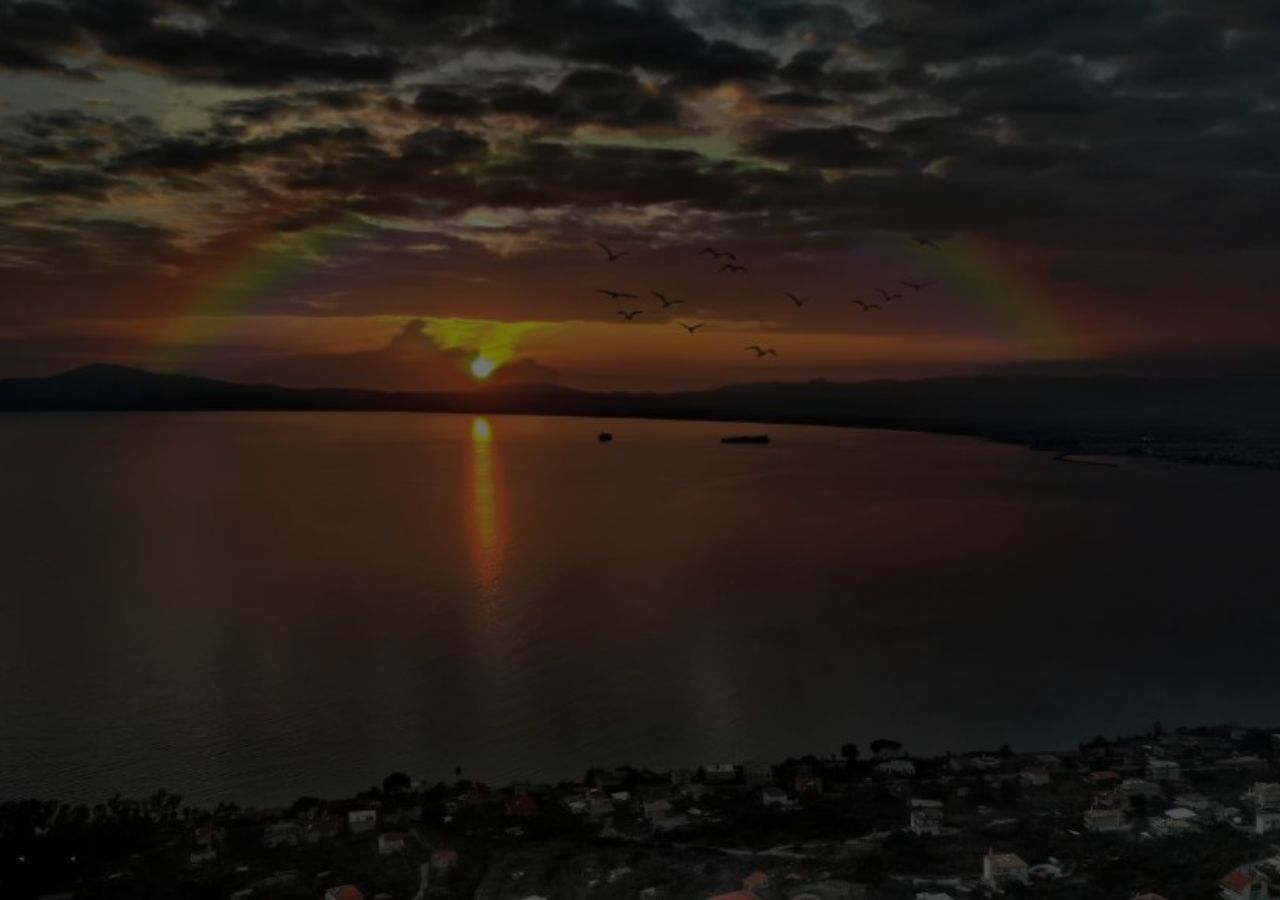
<file: index.html>
<!DOCTYPE html>
<html lang="en">
<head>
    <meta charset="UTF-8">
    <meta name="viewport" content="width=device-width, initial-scale=1.0">
    <link href="https://fonts.googleapis.com/css2?family=Roboto:wght@400;700&display=swap" rel="stylesheet">

        <!-- Other meta tags and links -->
        <link rel="stylesheet" href="https://cdnjs.cloudflare.com/ajax/libs/font-awesome/6.0.0-beta3/css/all.min.css">
    

    <title>Perla Homes</title>
    <link rel="stylesheet" href="main.css">
</head>
<body>
    <!-- Main Content Section -->
    <div class="content-container">
        <!-- Language Selector -->
        <div id="google_translate_element" class="fade-in"></div>
        <img src="images/perla logo site.png" alt="Perla Homes Logo" id="logo" class="fade-in" />

        <h1 id="main-heading" class="fade-in" translate="no">
            Welcome to <br>ELEKTRA
        </h1>
       

        <!-- Buttons -->
        <div class="button-container">
            <div class="button-item fade-in">
                <button class="round-btn" onclick="window.location.href='check_in.html'">
                    <img src="images/Checkin.png" alt="Check-In">
                </button>
                <span>Check-In <br> </span>
            </div>

            <div class="button-item fade-in">
                <button class="round-btn" onclick="showWifiCodeBox()">
                    <img src="images/wifi.png" alt="Wifi">
                </button>
                <span>WiFi Code</span>
            </div>
            
            
            <!-- Hidden Wifi Code Box -->
            <div id="wifiCodeBox" style="display:none; padding: 10px; background-color: #0e0d0d; border: 1px solid #ccc; width: 200px; height: auto; max-width: 100%; text-align: center; position: fixed; top: 50%; left: 50%; transform: translate(-50%, -50%);">
                <p> Network: <strong>Tp- Link</strong></p> <br>
                <p> Password: <strong>41423592</strong></p>
                <button onclick="hideWifiCodeBox()">EXIT</button>
            </div>

            <div class="button-item fade-in">
                <button class="round-btn" onclick="showCodeBox()">
                    <img src="images/Key lock Heavenmono.jpg" alt="Wifi">
                </button>
                <span>Entrance code</span>
            </div>
            
            <!-- Hidden Code Box -->
            <div id="codeBox" style="display:none; padding: 10px; background-color: #0e0d0d; border: 1px solid #ccc; width: 200px; height: auto; max-width: 100%; text-align: center; position: fixed; top: 50%; left: 50%; transform: translate(-50%, -50%);">
              
                <p>Garage Door <strong>1974</strong></p>
                <button onclick="hideCodeBox()">EXIT</button>
              
            </div>
             
            
            <div class="button-item fade-in">
                <a href="https://maps.app.goo.gl/4LBTAhMC7xC48t3m7">
                    <img src="images/Pineza_black.webp" alt="Mobi" class="round-btn">
                    <span>Map</span>
                </a>
            </div>

            <div class="button-item fade-in">
                <a href="contacts.html">
                    <button class="round-btn">
                        <img src="images/pngtree-circle-phone-call-icon-in-black-color-png-image_6596895.png" alt="Map">
                    </button>
                    <span>Contacts</span>
                </a>
            </div>




            <div class="button-item fade-in">
                <a href="https://messinia.mobi/en">
                    <img src="images/optiki-tautotita_2.jpg" alt="Mobi" class="round-btn">
                    <span style="display:block;">Tourist<br>Guide</span>
                </a>
            </div>

            <div class="button-item fade-in">
                <a href="https://nauticholics.gr">
                    <img src="images/Nautic.webp" alt="Mobi" class="round-btn">
                    <span style="display:block;">Boat<br>Cruises</span>
                </a>
            </div>
          
        </div>
    </div>

    <!-- Footer -->
    <div class="footer fade-in">
       
        
        <!-- Social Media Links -->
        <div class="social-media">
            <a href="https://www.perlahomes.gr" target="_blank">
                <i class="fas fa-globe social-icon"></i>
            </a>
            <a href="https://www.facebook.com/PerlaHomesgr/" target="_blank">
                <i class="fab fa-facebook social-icon"></i>
            </a>
            <a href="https://www.instagram.com/perla.homes/?hl=el" target="_blank">
                <i class="fab fa-instagram social-icon"></i>
            </a>
        </div>
        <p>&copy; 2025 Perla Homes. All rights reserved.</p>
    </div>

    <script src="script.js"></script>
    <script src="script.js"></script>
    <script type="text/javascript">
        function googleTranslateElementInit() {
            new google.translate.TranslateElement({
                pageLanguage: 'en',
                includedLanguages: 'en,en,el,it,pt,ro,es,fr,ka,de,cs,hy,sq,ru', // Add more languages as needed
                layout: google.translate.TranslateElement.InlineLayout.SIMPLE
            }, 'google_translate_element');
        }
    </script>
    <script type="text/javascript" src="https://translate.google.com/translate_a/element.js?cb=googleTranslateElementInit"></script>

</body>
</file>
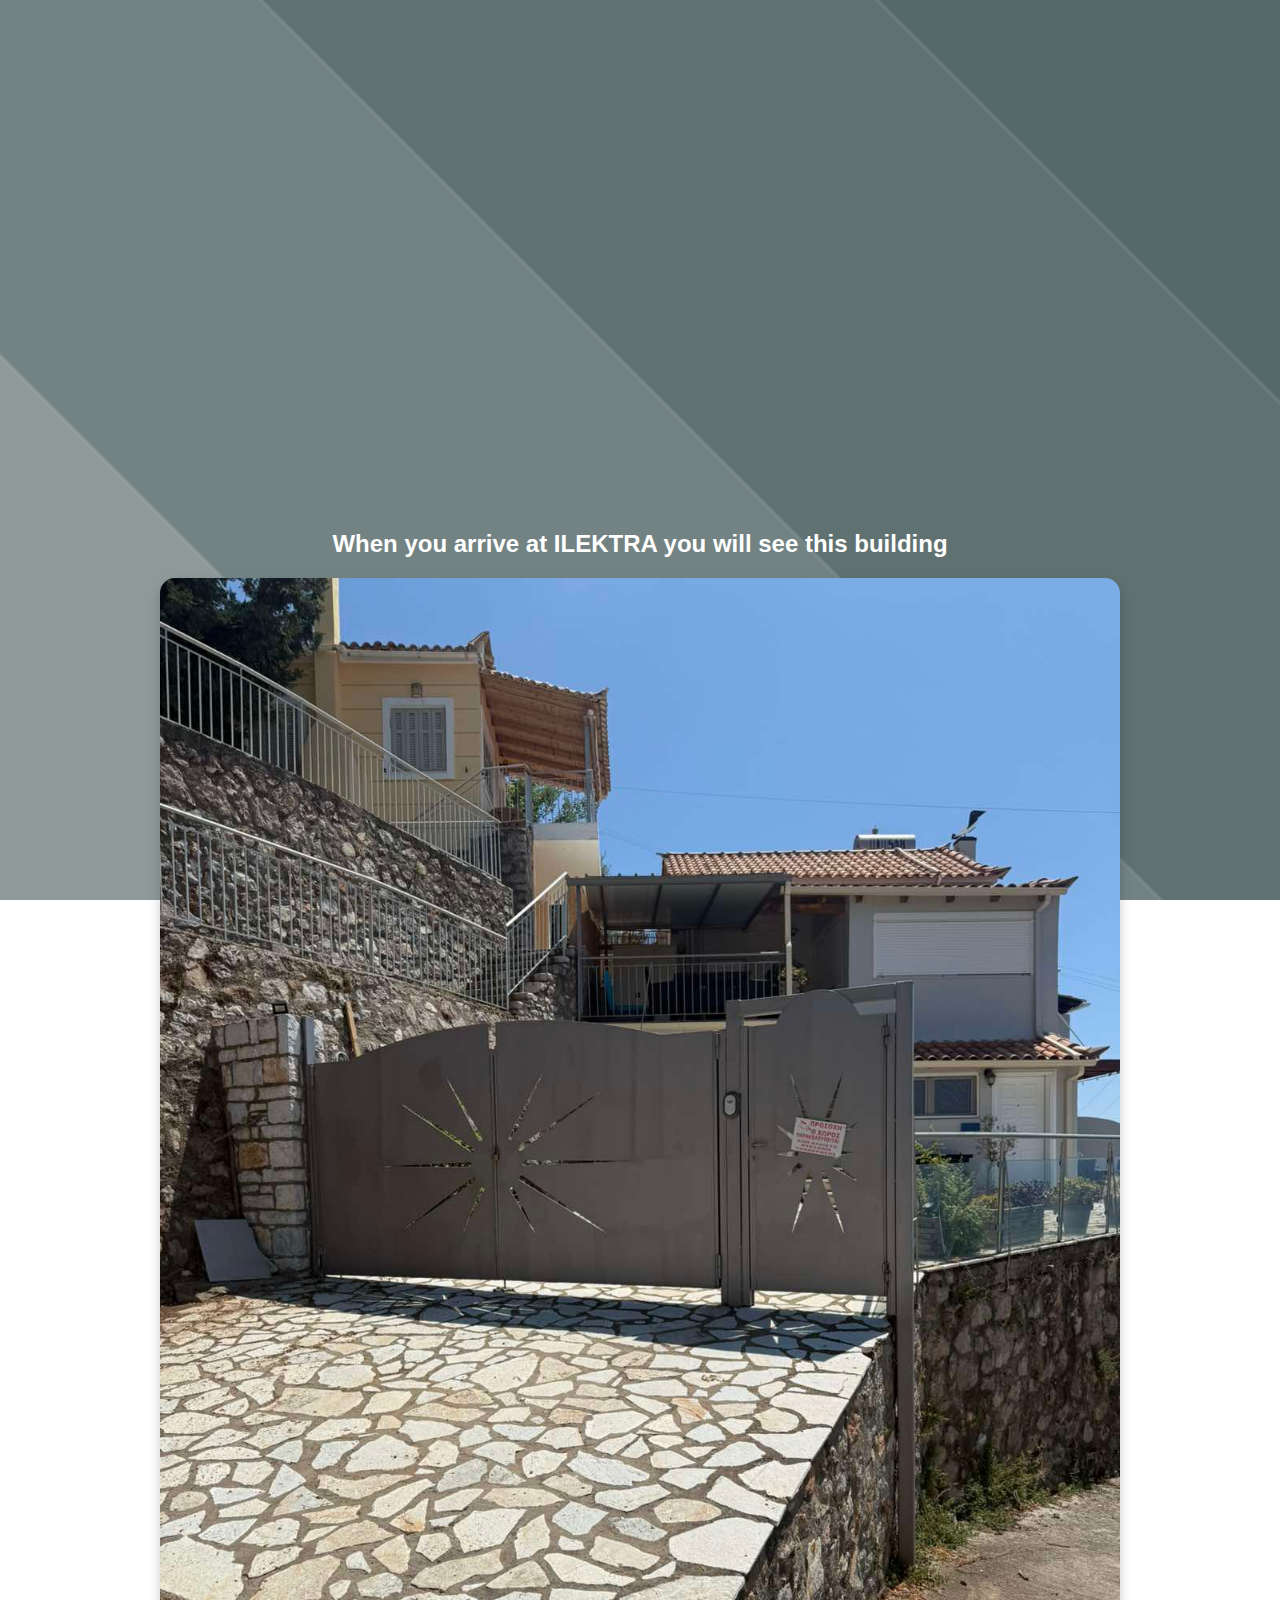
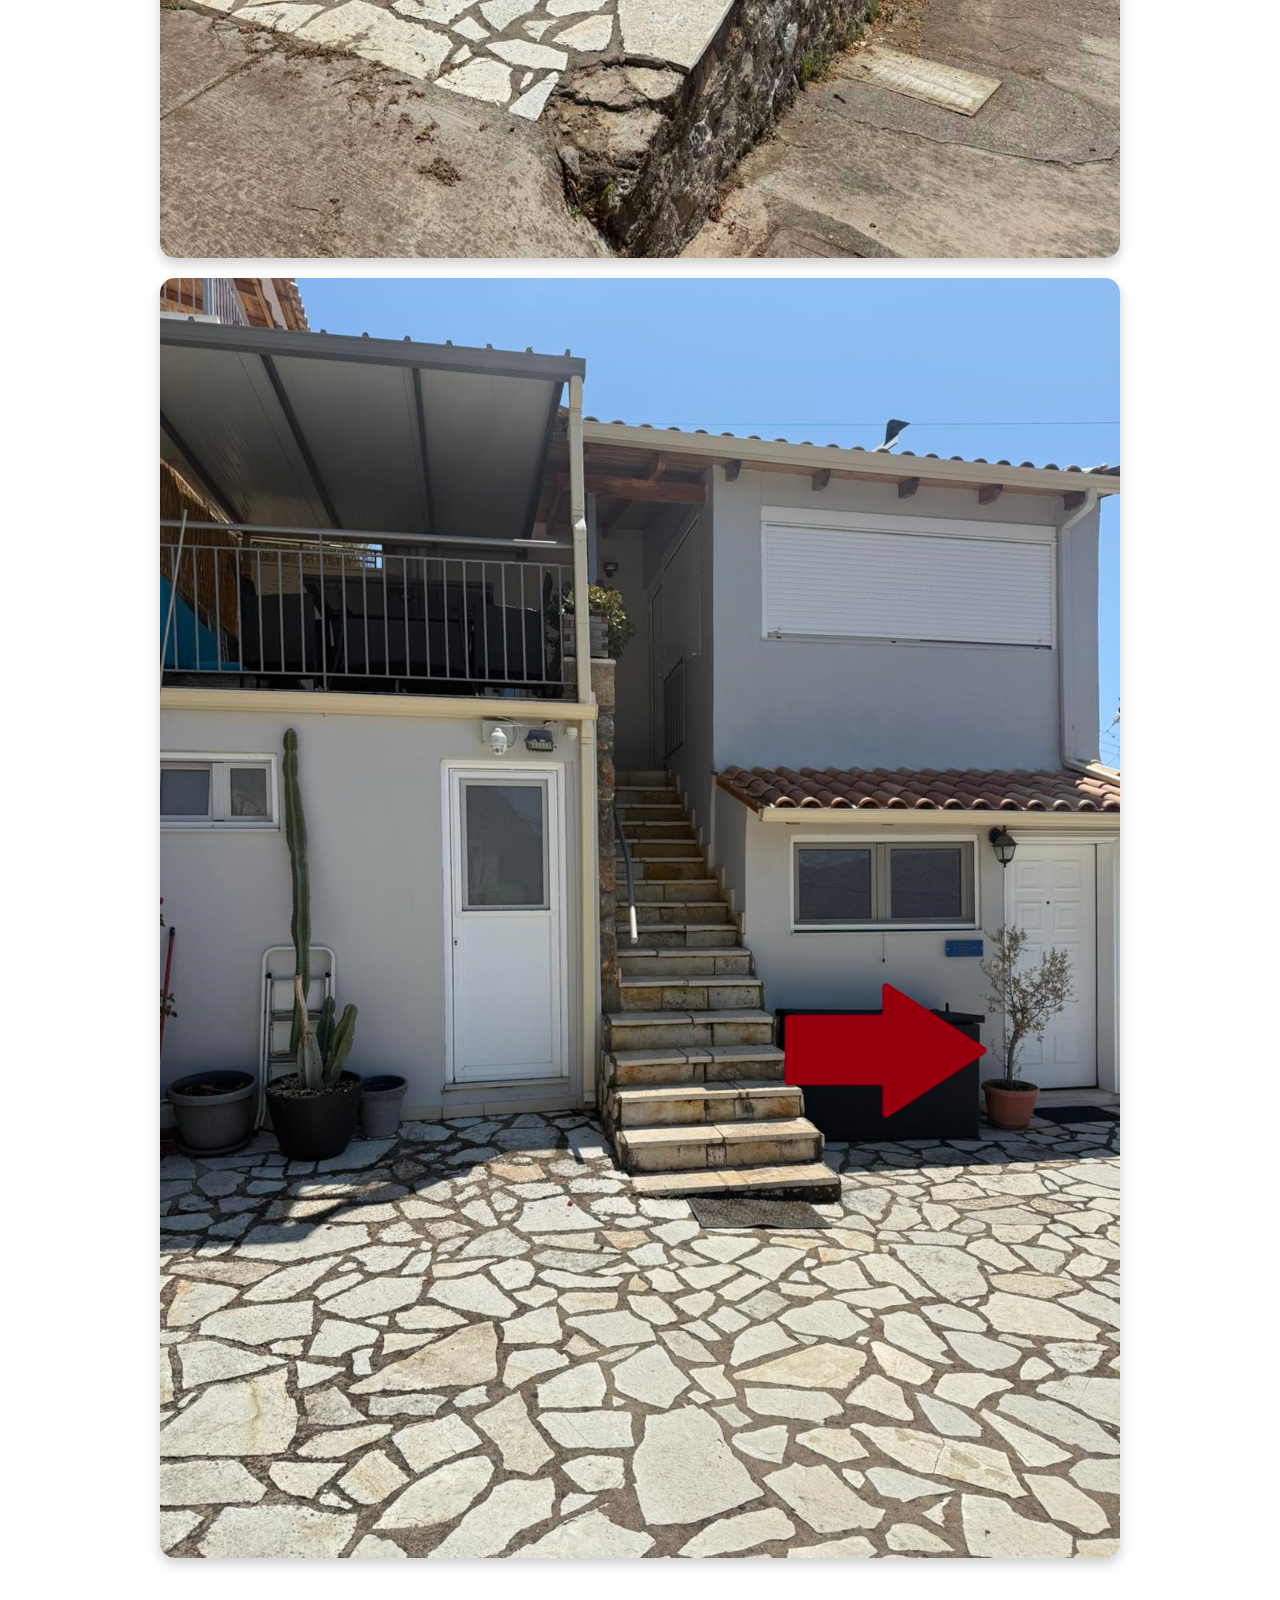
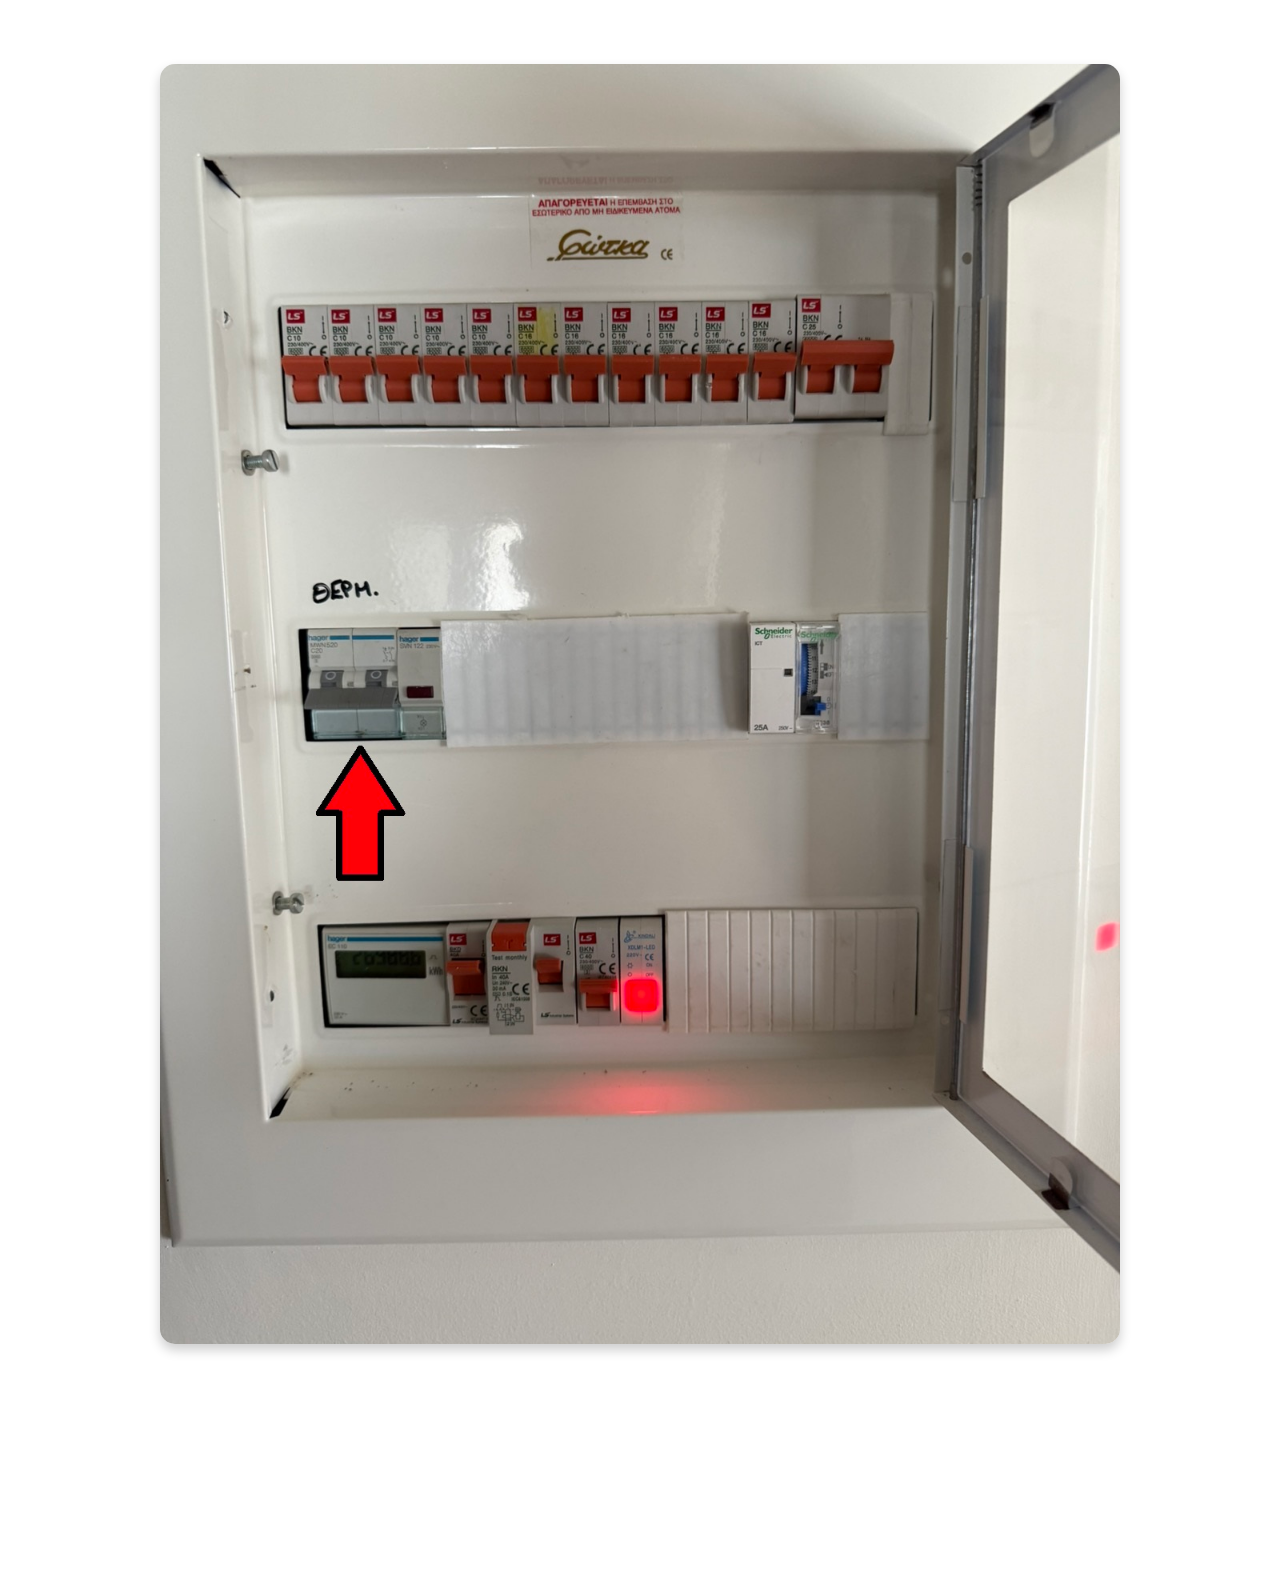
<file: check_in.html>
<!DOCTYPE html>
<html lang="en">
<head>
    <meta charset="UTF-8">
    <meta name="viewport" content="width=device-width, initial-scale=1.0">
    <link href="https://fonts.googleapis.com/css2?family=Roboto:wght@400;700&display=swap" rel="stylesheet">
    <link rel="stylesheet" href="style.css">
    <!-- Font Awesome -->
    <link href="https://cdnjs.cloudflare.com/ajax/libs/font-awesome/6.0.0-beta3/css/all.min.css" rel="stylesheet">
    <title>Perla Homes</title>
</head>
<body>
    <!-- Main Content Section -->
    <div class="content-container">
        <!-- Home Button -->
        <a href="index.html" class="home-button fade-in">
            <button>Home Page</button>
        </a>

        <!-- Language Selector -->
        <div id="google_translate_element" class="fade-in"></div>

        <!-- Logo -->
        <img src="images/perla logo site.png" alt="Perla Homes Logo" id="logo" class="fade-in" />

        <!-- Main Heading -->
        <h1 id="main-heading" class="fade-in">Check-in <br> Instructions</h1>

        <!-- Images and Content -->
        <div class="content">
            <h2>When you arrive at ILEKTRA you will see this building</h2>
            <img src="images/Porta_suites.jpg" id="front-door" alt="Access Code" />
             <img src="images/Ilektra_Ekso.jpg" id="front-door" alt="Access Code" />


           <!--
            <h2>Key Lock Box the Code is:</h2>
            <img src="images/MASTERLOCK_URBAN.jpg" id="front-door" alt="Access Code" />

        -->
            <h2>Hot Water</h2>
            <p>If there is no hot water please turn the switch for about 30-40 min.</p>
            <img src="images/Pinakas_elektra.jpg" id="front-door" alt="Access Code" />



            <h2>Check-out</h2>
            <h2>Check-out Time: 11:00 AM.</h2>
            <p>Please, during check-out, leave the keys on the table and close the door. Thank you for trusting us and choosing one of our accommodations!!</p>
        </div>

        <!-- Footer -->
        <div class="footer fade-in">
           
           
            <!-- Social Media Icons -->
            <div class="social-icons">
                <a href="https://www.facebook.com/PerlaHomesgr/" target="_blank" class="social-icon"><i class="fab fa-facebook"></i></a>
                <a href="https://www.instagram.com/perla.homes/?hl=el" target="_blank" class="social-icon"><i class="fab fa-instagram"></i></a>
                <a href="https://www.perlahomes.gr" target="_blank" class="social-icon"><i class="fas fa-home"></i></a>
                
            </div>
            <p>&copy; 2025 Perla Homes. All rights reserved.</p>
        </div>
    </div>

    <script src="script.js"></script>
    <script type="text/javascript">
        function googleTranslateElementInit() {
            new google.translate.TranslateElement({
                pageLanguage: 'en',
                includedLanguages: 'en,el,it,pt,ro,es,fr,ka,de,cs,hy,sq,ru',
                layout: google.translate.TranslateElement.InlineLayout.SIMPLE
            }, 'google_translate_element');
        }
    </script>
    <script type="text/javascript" src="https://translate.google.com/translate_a/element.js?cb=googleTranslateElementInit"></script>
</body>
</html>
</file>
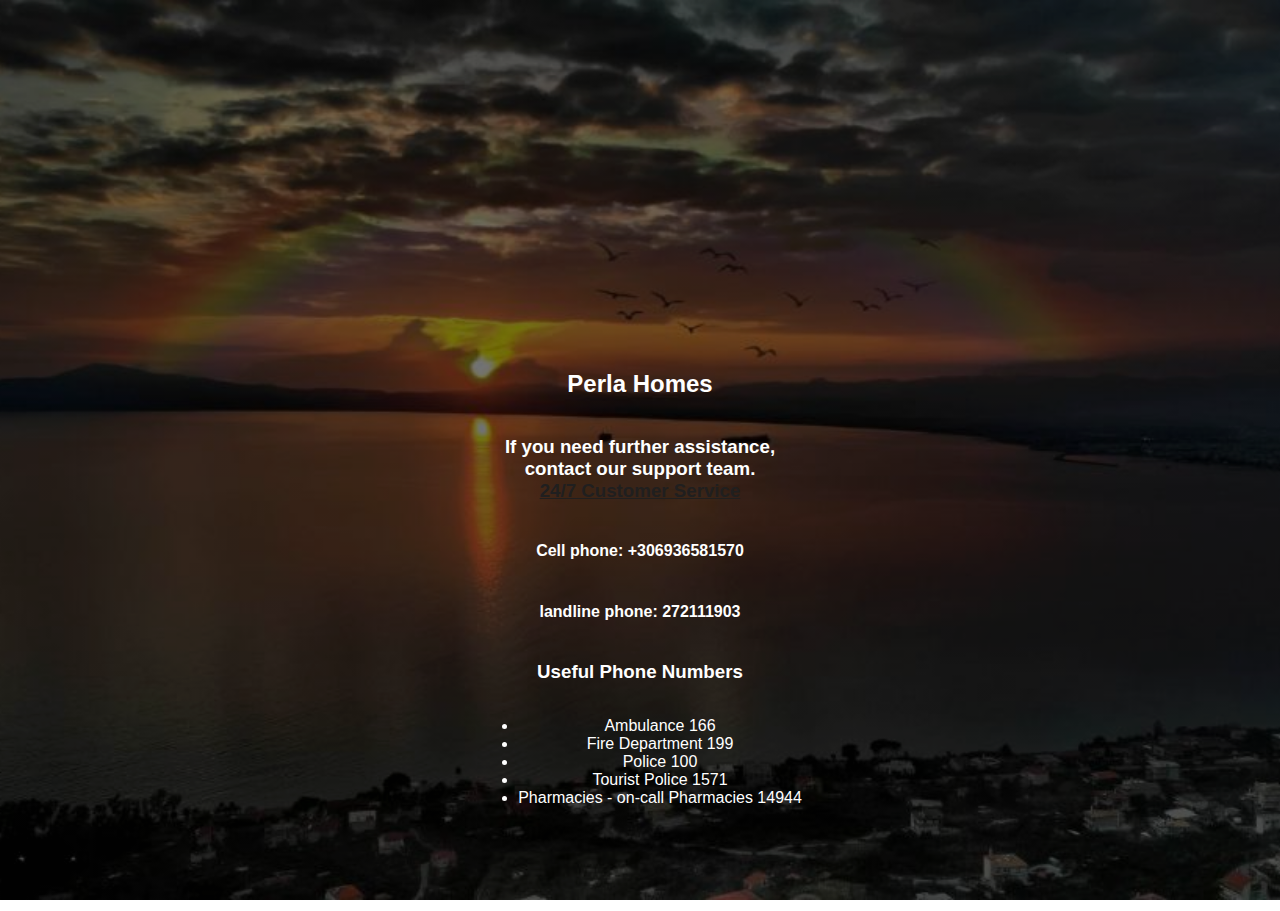
<file: contacts.html>
<!DOCTYPE html>
<html lang="en">
<head>
    <meta charset="UTF-8">
    <meta name="viewport" content="width=device-width, initial-scale=1.0">
    <link href="https://fonts.googleapis.com/css2?family=Roboto:wght@400;700&display=swap" rel="stylesheet">
    <link rel="stylesheet" href="https://cdnjs.cloudflare.com/ajax/libs/font-awesome/6.0.0-beta3/css/all.min.css">
    <title>Perla Homes</title>
    <link rel="stylesheet" href="main.css">
</head>
<body>
    <!-- Main Content Section -->
    <div class="content-container">

        <a href="index.html" class="home-button fade-in">
            <button>Home Page</button>
        </a>
        <!-- Language Selector -->
        <div id="google_translate_element" class="fade-in"></div>
        <img src="images/perla logo site.png" alt="Perla Homes Logo" id="logo" class="fade-in" />

        <h1 id="main-heading" class="fade-in">Useful Phone Numbers</h1>
        <h2>Perla Homes <br> </h2>
        <h3>If you need further assistance,<br> contact our support team.<br>
          <a href="tel:6936581570">24/7 Customer Service</a><br>
          <h4>Cell phone: +306936581570</h4>
          <h4>landline phone: 272111903</h4>
          
           
           
        
            


        <h3>Useful Phone Numbers</h3>
        <ul>

            <li>Ambulance 166</li>
            <li>Fire Department 199</li>
            <li>Police 100</li>
            <li>Tourist Police 1571</li>
            <li>Pharmacies - on-call Pharmacies 14944</li>
          </ul> 
    </div>

    <!-- Footer -->
    <div class="footer fade-in">
       
        
        <!-- Social Media Links -->
        <div class="social-media">
            <a href="https://www.perlahomes.gr" target="_blank">
                <i class="fas fa-globe social-icon"></i>
            </a>
            <a href="https://www.facebook.com/PerlaHomesgr/" target="_blank">
                <i class="fab fa-facebook social-icon"></i>
            </a>
            <a href="https://www.instagram.com/yourprofile" target="_blank">
                <i class="fab fa-instagram social-icon"></i>
            </a>
        </div>
        <p>&copy; 2025 Perla Homes. All rights reserved.</p>
    </div>

    <script src="script.js"></script>
    <script src="script.js"></script>
    <script type="text/javascript">
        function googleTranslateElementInit() {
            new google.translate.TranslateElement({
                pageLanguage: 'en',
                includedLanguages: 'en,el,it,pt,ro,es,fr,ka,de,cs,hy,sq,ru', // Add more languages as needed
                layout: google.translate.TranslateElement.InlineLayout.SIMPLE
            }, 'google_translate_element');
        }
    </script>
    <script type="text/javascript" src="https://translate.google.com/translate_a/element.js?cb=googleTranslateElementInit"></script>

</body>
</file>
<file: main.css>
body, html {
    margin: 0;
    padding: 0;
    font-family: Arial, sans-serif;
    height: 100%;
    display: flex;
    flex-direction: column;
}

/* Background with image and overlay */
body {
    background-image: linear-gradient(rgba(0, 0, 0, 0.5), rgba(0, 0, 0, 0.5)), url('images/kalamata_suites_fonto.jpg'); /* Add a semi-transparent overlay */
    background-size: cover;
    background-position: center;
    background-attachment: fixed;
    color: white;
}

/* Semi-transparent overlay */
body::after {
    content: "";
    position: absolute;
    top: 0;
    left: 0;
    right: 0;
    bottom: 0;
    background: rgba(10, 10, 10, 0.1); /* Adjust this to change the contrast */
    z-index: -1; /* Places the overlay behind content */
}

/* Main Content */
.content-container {
    flex: 1;
    display: flex;
    flex-direction: column;
    justify-content: center;
    align-items: center;
    text-align: center;
    padding: 20px;
}

/* Language selector positioned at the top left */
#google_translate_element {
    position: absolute;
    top: 1px;
    left: 1px;
    z-index: 9999;
    padding: 5px;
    border: 1px solid #ccc; /* Optional border */
    border-radius: 5px; /* Optional rounded corners */
}

/* Button container */
.button-container {
    display: flex;
    justify-content: center;
    gap: 20px;
    margin-top: 10px;
    flex-wrap: wrap; /* Allows wrapping for smaller screens */
}

/* Styling for each button item */
.button-item {
    display: flex;
    flex-direction: column;
    align-items: center;
    text-align: center;
}

/* Pulse Animation for buttons */
@keyframes pulse {
    0% {
        transform: scale(1);
    }
    50% {
        transform: scale(1.1); /* Button grows */
    }
    100% {
        transform: scale(1); /* Button returns to original size */
    }
}

/* Styling for round buttons */
.round-btn {
    background-color: #eff5ef;
    color: white;
    border: none;
    padding: 0; /* Remove padding */
    border-radius: 50%;
    width: 75px;  /* Smaller width */
    height: 75px;  /* Smaller height */
    display: flex;
    justify-content: center;
    align-items: center;
    cursor: pointer;
    transition: background-color 0.3s, transform 0.2s, box-shadow 0.2s; /* Smooth transition */
    overflow: hidden; /* Ensure image stays inside the circle */
    margin-bottom: 8px; /* Space between button and text */
    animation: pulse 3s infinite; /* Reduced duration for better performance */
    animation-play-state: paused; /* Pause animation by default */
    will-change: transform; /* Hint to the browser for optimization */
}

/* Hover effect for the round buttons with bounce animation */
.round-btn:hover {
    background-color: #3d5e4d;
    transform: scale(1.1); /* Slight enlargement on hover */
    box-shadow: 0 6px 12px rgba(0, 0, 0, 0.3); /* Stronger shadow for hover */
    animation: bounce 0.3s ease; /* Apply bounce animation on hover */
    animation-play-state: running; /* Resume animation on hover */
}

@keyframes bounce {
    0% {
        transform: scale(1.1) translateY(0);
    }
    30% {
        transform: scale(1.1) translateY(-5px); /* Move upwards */
    }
    50% {
        transform: scale(1.1) translateY(0); /* Back to original position */
    }
    70% {
        transform: scale(1.1) translateY(-3px); /* Small move upwards */
    }
    100% {
        transform: scale(1.1) translateY(0); /* Final return to original position */
    }
}

/* Focus effect */
.round-btn:focus {
    outline: none;
    box-shadow: 0 0 10px rgba(255, 255, 255, 0.8); /* Focus outline for accessibility */
}

/* Image inside the button */
.round-btn img {
    width: 90%; /* Fill the button's width */
    height: 90%; /* Fill the button's height */
    object-fit: cover; /* Ensures the image covers the entire circle without distortion */
}

/* Button click effect */
button:active {
    transform: scale(0.98); /* Slight scale-down effect on click */
}

/* Text under the button */
.button-item span {
    color: white;
    font-size: 13px; /* Smaller text */
    font-weight: bold;
}

/* Footer */
.footer {
    /*background-color: rgb(140, 150, 144);*/ /* Optional: background for the footer */
    width: 100%;
    padding: 5px 0;
    text-align: center;
    color: #7c7979;
}

.footer p {
    margin: 0;
}

/* Logo Styling */
#logo {
    display: block;
    margin: 0 auto; /* Center the logo */
    max-width: 350px; /* Adjust the size as needed */
    height: auto; /* Keep the aspect ratio intact */
    padding-bottom: 20px;
   
}

/* Styling for h1 element */
#main-heading {
    font-family: 'Lobster', cursive;
    font-size: 2.5rem;
    color: white;
    text-align: center;
    margin-top: 10px;
    text-shadow: 2px 2px 4px rgba(0, 0, 0, 0.5);
}

p {
    text-align: center; /* Centers the text */
    font-size: 1em;    /* Optional: adjust the font size */
    color: white;      /* Optional: ensure the text is white */
    margin-top: 5px;   /* Optional: add some spacing from the heading */
}

/* Define the animation for fade-in effect */
.fade-in {
    opacity: 0; /* Start as invisible */
    animation: fadeInAnimation 4s forwards; /* Apply animation */
}

@keyframes fadeInAnimation {
    0% {
        opacity: 0; /* Invisible at the start */
    }
    100% {
        opacity: 1; /* Fully visible at the end */
    }
}

/* Optional: Delay different elements to stagger their appearance */
#logo {
    animation-delay: 1s; /* Delay the logo by 0.5s */
}

#main-heading {
    animation-delay: 1.5s; /* Delay the heading by 1s */
}

.button-item {
    animation-delay: 2s; /* Delay buttons by 1.5s */
    animation-duration: 3s;
}

/* Optional: Make images inside the page responsive */
img1 {
    max-width: 100%;
    height: auto;
    display: block;
    margin: 0 auto;
    object-fit: contain; /* Ensures image is resized while maintaining aspect ratio */
}

/* Home Button Styling */
a {
    color: rgb(32, 31, 31); /* Change to any color you like */
}

.home-button {
    position: fixed;
    top: 50px; /* Distance from the top */
    right: 10px; /* Distance from the right */
    z-index: 1000; /* Ensure it's above other content */
}

.home-button button {
    background-color: #e0c188; /* Green background */
    color: white; /* White text */
    padding: 10px 10px; /* Some padding */
    border: none; /* No border */
    border-radius: 100px; /* Rounded corners */
    font-size: 16px;
    font-weight: 700;
    cursor: pointer;
}

.home-button button:hover {
    background-color: #0c0c0c; /* Darker green on hover */
}

.tourist-guide {
    display: block;
    white-space: pre-line;
}

.social-media {
    margin-top: 10px;
    display: flex;
    justify-content: center;
    gap: 20px;
    color: #7c7979; /* Set a default color for social media icons */
}
 
h1 {
    font-size: 2.5rem; /* Adjust the size of the text */
    color: white; /* Make the text white */
    text-align: center; /* Center align the text */
    margin-top: 10px; /* Add some space between the logo and the heading */
    margin-bottom: 20px; /* Add space between the heading and the buttons */
    padding-bottom: 50px;
    text-shadow: 2px 2px 4px rgba(0, 0, 0, 0.5); /* Optional: add shadow for better readability */
}
.social-icon {
    font-size: 30px;  /* Size of the icons */
    color: #7c7979;      /* Icon color */
    transition: transform 0.3s ease-in-out, color 0.3s ease-in-out;
}

.social-icon:hover {
    transform: scale(1.1);  /* Slightly enlarge the icon on hover */
    color: #0077b5;         /* Change color on hover (blue for Facebook) */
}

.social-media a:nth-child(2) .social-icon:hover {
    color: #e4405f;  /* Change color on hover (red/pink for Instagram) */
}
</file>
<file: style.css>
/* Basic Reset */
body, html {
    margin: 0;
    padding: 0;
    font-family: Arial, sans-serif;
    height: 100%;
    display: flex;
    flex-direction: column;
}

/* Background with image and overlay */
body {
    background-image: url('images/fontoCheck.png'); /* Replace with your background image */
    background-size: cover;
    background-position: center;
    background-attachment: fixed;
    color: white;
}

/* Semi-transparent overlay */
body::after {
    content: "";
    position: absolute;
    top: 0;
    left: 0;
    right: 0;
    bottom: 0;
    background: rgba(10, 10, 10, 0.1); /* Adjust this to change the contrast */
    z-index: -1; /* Places the overlay behind content */
}

/* Main Content */
.content-container {
    flex: 1;
    display: flex;
    flex-direction: column;
    justify-content: center;
    align-items: center;
    text-align: center;
    padding: 20px;
}

/* Language selector positioned at the top left */
#google_translate_element {
    position: absolute;
    top: 1px;
    left: 1px;
    z-index: 9999;
    padding: 5px;
    border: 1px solid #ccc; /* Optional border */
    border-radius: 5px; /* Optional rounded corners */
}

/* Button container */
.button-container {
    display: flex;
    justify-content: center;
    gap: 20px;
    margin-top: 10px;
    flex-wrap: wrap; /* Allows wrapping for smaller screens */
}

/* Styling for each button item */
.button-item {
    display: flex;
    flex-direction: column;
    align-items: center;
    text-align: center;
}

.round-btn {
    background-color: #eff5ef;
    color: white;
    border: none;
    padding: 0; /* Remove padding */
    border-radius: 50%;
    width: 80px;  /* Smaller width */
    height: 80px;  /* Smaller height */
    display: flex;
    justify-content: center;
    align-items: center;
    cursor: pointer;
    transition: background-color 0.3s;
    overflow: hidden; /* Ensure image stays inside the circle */
    margin-bottom: 8px; /* Space between button and text */
}

.round-btn:hover {
    background-color: #3d5e4d;
}

.round-btn:focus {
    outline: none;
}

.round-btn img {
    width: 100%;
    height: 100%;
    object-fit: cover;
    border-radius: 50%;
}

button:active {
    transform: scale(0.98); /* Slight scale-down effect on click */
}

/* Text under the button */
.button-item span {
    color: white;
    font-size: 17px; /* Smaller text */
    font-weight: bold;
}

/* Footer */
.footer {
    background-color: rgb(140, 150, 144);
    width: 100%;
    padding: 5px 0;
    text-align: center;
    color: white;
}

.footer p {
    margin: 0;
}

#logo {
    display: block;
    margin: 0 auto; /* Center the logo */
    max-width: 350px; /* Adjust the size as needed */
    height: auto; /* Keep the aspect ratio intact */
    margin-top: 200px;
}

/* Box-shadow effect */
.box-shadow {
    box-shadow: 0 4px 6px rgba(0, 0, 0, 0.2);
}

.box-shadow:hover {
    box-shadow: 0 6px 10px rgba(0, 0, 0, 0.3);
}

/* Styling for h1 element */
#main-heading {
    font-family: 'Roboto', sans-serif; /* Use a nice, modern font like Roboto */
    font-size: 2rem; /* Adjust the size of the text */
    color: white; /* Make the text white */
    text-align: center; /* Center align the text */
    margin-top: 10px; /* Add some space between the logo and the heading */
    text-shadow: 2px 2px 4px rgba(0, 0, 0, 0.5); /* Optional: add shadow for better readability */
}

p {
    text-align: center; /* Centers the text */
    font-size: 1em;    /* Optional: adjust the font size */
    color: white;        /* Optional: ensure the text is white */
    margin-top: 5px;    /* Optional: add some spacing from the heading */
}

/* Define the animation for fade-in effect */
.fade-in {
    opacity: 0; /* Start as invisible */
    animation: fadeInAnimation 2s forwards; /* Apply animation */
}

@keyframes fadeInAnimation {
    0% {
        opacity: 0; /* Invisible at the start */
    }
    100% {
        opacity: 1; /* Fully visible at the end */
    }
}

/* Optional: Delay different elements to stagger their appearance */
#logo {
    animation-delay: 1s; /* Delay the logo by 0.5s */
}

#main-heading {
    animation-delay: 1.5s; /* Delay the heading by 1s */
}

.button-item {
    animation-delay: 2s; /* Delay buttons by 1.5s */
    animation-duration: 3s;
}

/* Images Styling */
.content img {
    display: block;  /* Ensures the image is a block element */
    margin: 20px auto;  /* Center images horizontally */
    max-width: 80%;  /* Adjust this value to control the maximum width of your images */
    height: auto;
    border-radius: 15px;  /* Optional: Adds rounded corners to images */
    box-shadow: 0 6px 12px rgba(0, 0, 0, 0.2);  /* Adds a subtle shadow around the images */
    transition: transform 0.3s ease, box-shadow 0.3s ease;  /* Smooth transition on hover */
}

/* On hover, enlarge the image slightly and increase shadow for a 3D effect */
.content img:hover {
    transform: scale(1.05);  /* Slightly enlarge the image */
    box-shadow: 0 10px 15px rgba(0, 0, 0, 0.3);  /* Deeper shadow on hover */
}

/* Responsive Design for Images */
@media (max-width: 768px) {
    .content img {
        max-width: 95%;  /* Allow the image to fill more of the screen on mobile */
    }
}

/* Home Button */
.home-button {
    position: fixed;
    top: 50px; /* Distance from the top */
    right: 10px; /* Distance from the right */
    z-index: 1000; /* Ensure it's above other content */
}

.home-button button {
    background-color: #9b9e89; /* Green background */
    color: white; /* White text */
    padding: 10px 10px; /* Some padding */
    border: none; /* No border */
    border-radius: 5px; /* Rounded corners */
    font-size: 16px;
    font-weight: 700;
    cursor: pointer;
}

.home-button button:hover {
    background-color: #0c0c0c; /* Darker green on hover */
}

/* Social Media Icons */
.social-media {
    margin-top: 10px;
    display: flex;
    justify-content: center;
    gap: 20px;
}

.social-icon {
    font-size: 30px;  /* Size of the icons */
    color: #000;      /* Icon color */
    transition: transform 0.3s ease-in-out, color 0.3s ease-in-out;
}

.social-icon:hover {
    transform: scale(1.1);  /* Slightly enlarge the icon on hover */
    color: #0077b5;         /* Change color on hover (blue for Facebook) */
}

.social-media a:nth-child(2) .social-icon:hover {
    color: #e4405f;  /* Change color on hover (red/pink for Instagram) */
}
</file>
